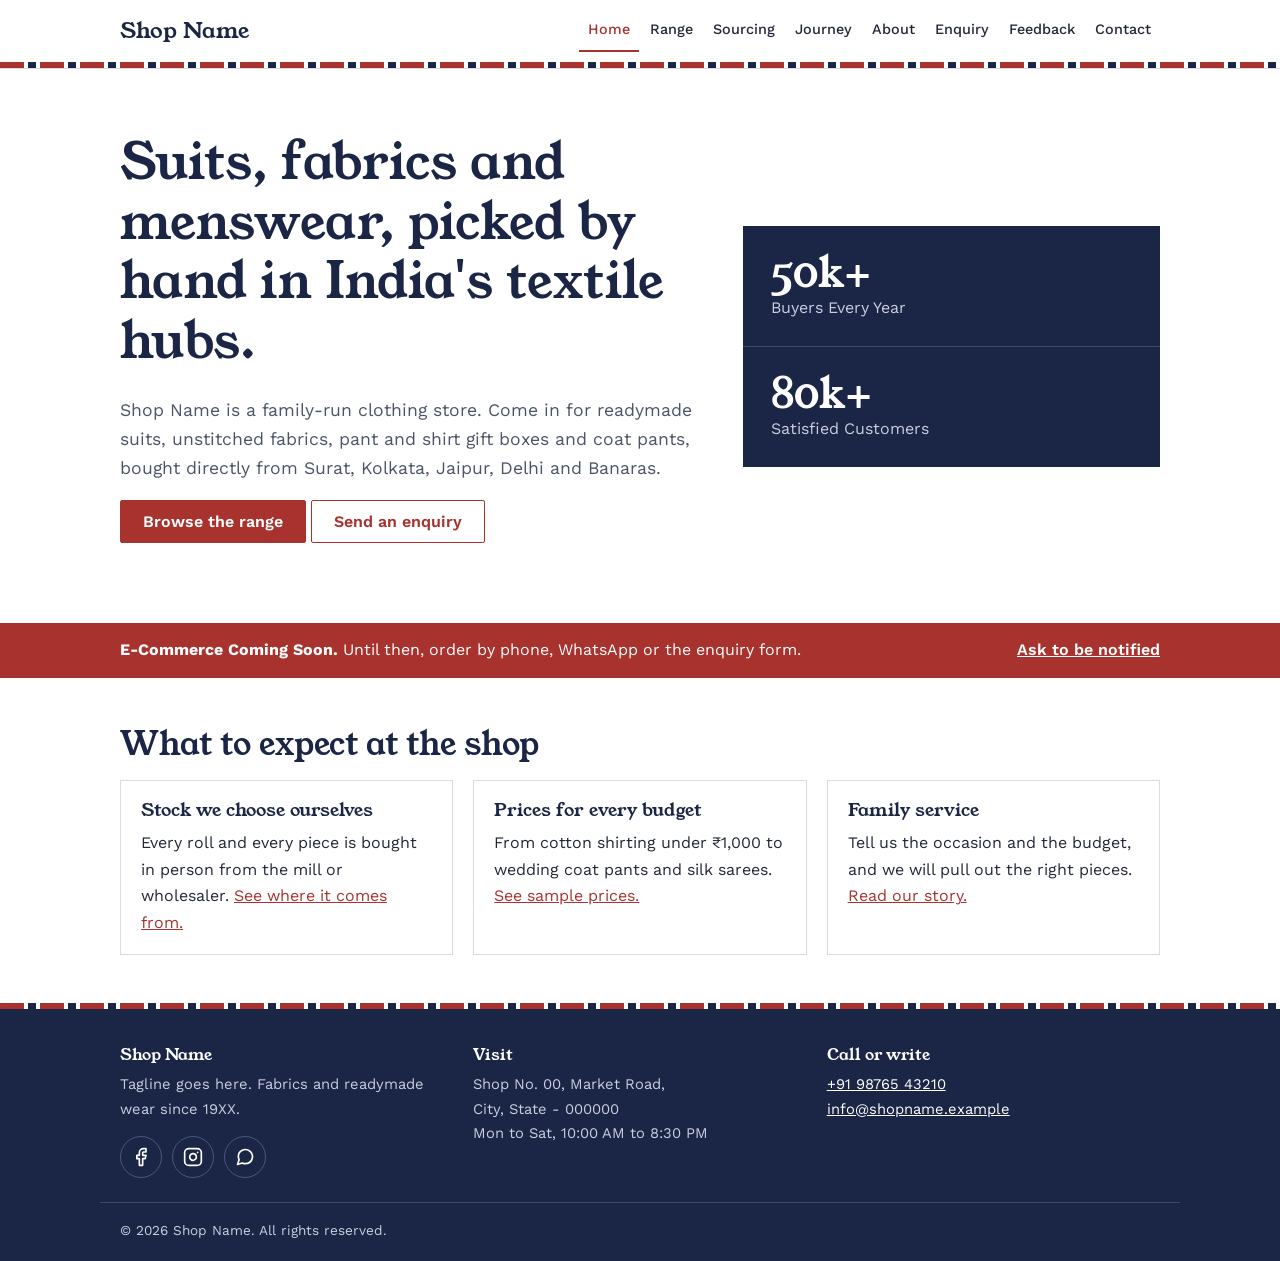
<file: index.html>
<!DOCTYPE html>
<html lang="en">
<head>
<meta charset="utf-8">
<meta name="viewport" content="width=device-width, initial-scale=1">
<title>Home | Shop Name</title>
<link rel="icon" href="data:,">
<link rel="preconnect" href="https://fonts.googleapis.com">
<link rel="preconnect" href="https://fonts.gstatic.com" crossorigin>
<link href="https://fonts.googleapis.com/css2?family=Work+Sans:wght@400;500;600&family=Young+Serif&display=swap" rel="stylesheet">
<link rel="stylesheet" href="css/styles.css">
<script src="js/script.js" defer></script>
</head>
<body>
<a class="skip" href="#main">Skip to content</a>
<header class="site-header">
 <div class="wrap bar">
  <a class="logo" href="index.html">Shop Name</a>
  <button id="nav-toggle" type="button" aria-expanded="false" aria-controls="nav">Menu</button>
  <nav id="nav" aria-label="Main">
   <ul>
    <li><a aria-current="page" href="index.html">Home</a></li>
    <li><a href="range.html">Range</a></li>
    <li><a href="sourcing.html">Sourcing</a></li>
    <li><a href="journey.html">Journey</a></li>
    <li><a href="about.html">About</a></li>
    <li><a href="enquiry.html">Enquiry</a></li>
    <li><a href="feedback.html">Feedback</a></li>
    <li><a href="contact.html">Contact</a></li>
   </ul>
  </nav>
 </div>
</header>
<main id="main">
<section class="hero">
 <div class="wrap">
  <div>
   <h1>Suits, fabrics and menswear, picked by hand in India's textile hubs.</h1>
   <p class="lead">Shop Name is a family-run clothing store. Come in for readymade suits, unstitched fabrics, pant and shirt gift boxes and coat pants, bought directly from Surat, Kolkata, Jaipur, Delhi and Banaras.</p>
   <p><a class="btn" href="range.html">Browse the range</a> <a class="btn ghost" href="enquiry.html">Send an enquiry</a></p>
  </div>
  <div class="stats">
   <div class="stat"><b>50k+</b><span>Buyers Every Year</span></div>
   <div class="stat"><b>80k+</b><span>Satisfied Customers</span></div>
  </div>
 </div>
</section>
<div class="banner"><div class="wrap"><p><strong>E-Commerce Coming Soon.</strong> Until then, order by phone, WhatsApp or the enquiry form.</p><a href="enquiry.html">Ask to be notified</a></div></div>
<section>
 <div class="wrap">
  <h2>What to expect at the shop</h2>
  <div class="cols">
   <div class="box"><h3>Stock we choose ourselves</h3><p>Every roll and every piece is bought in person from the mill or wholesaler. <a href="sourcing.html">See where it comes from.</a></p></div>
   <div class="box"><h3>Prices for every budget</h3><p>From cotton shirting under ₹1,000 to wedding coat pants and silk sarees. <a href="range.html">See sample prices.</a></p></div>
   <div class="box"><h3>Family service</h3><p>Tell us the occasion and the budget, and we will pull out the right pieces. <a href="journey.html">Read our story.</a></p></div>
  </div>
 </div>
</section>
</main>
<footer class="site-footer">
 <div class="wrap cols">
  <div><h3>Shop Name</h3><p>Tagline goes here. Fabrics and readymade wear since 19XX.</p>
<div class="social">
<a href="https://facebook.com/yourshop" target="_blank" rel="noopener" aria-label="Facebook"><svg viewBox="0 0 24 24" aria-hidden="true"><path d="M18 2h-3a5 5 0 0 0-5 5v3H7v4h3v8h4v-8h3l1-4h-4V7a1 1 0 0 1 1-1h3z"/></svg></a>
<a href="https://instagram.com/yourshop" target="_blank" rel="noopener" aria-label="Instagram"><svg viewBox="0 0 24 24" aria-hidden="true"><rect x="2" y="2" width="20" height="20" rx="5"/><path d="M16 11.4A4 4 0 1 1 12.6 8 4 4 0 0 1 16 11.4z"/><path d="M17.5 6.5h.01"/></svg></a>
<a href="https://wa.me/919876543210" target="_blank" rel="noopener" aria-label="WhatsApp"><svg viewBox="0 0 24 24" aria-hidden="true"><path d="M21 11.5a8.4 8.4 0 0 1-.9 3.8 8.5 8.5 0 0 1-7.6 4.7 8.4 8.4 0 0 1-3.8-.9L3 21l1.9-5.7a8.4 8.4 0 0 1-.9-3.8 8.5 8.5 0 0 1 4.7-7.6 8.4 8.4 0 0 1 3.8-.9h.5a8.5 8.5 0 0 1 8 8v.5z"/></svg></a>
</div>
  </div>
  <div><h3>Visit</h3><p>Shop No. 00, Market Road,<br>City, State - 000000<br>Mon to Sat, 10:00 AM to 8:30 PM</p></div>
  <div><h3>Call or write</h3><ul><li><a href="tel:+919876543210">+91 98765 43210</a></li><li><a href="mailto:info@shopname.example">info@shopname.example</a></li></ul></div>
 </div>
 <div class="wrap copy">&copy; <span id="yr">2026</span> Shop Name. All rights reserved.</div>
</footer>
</body>
</html>
</file>
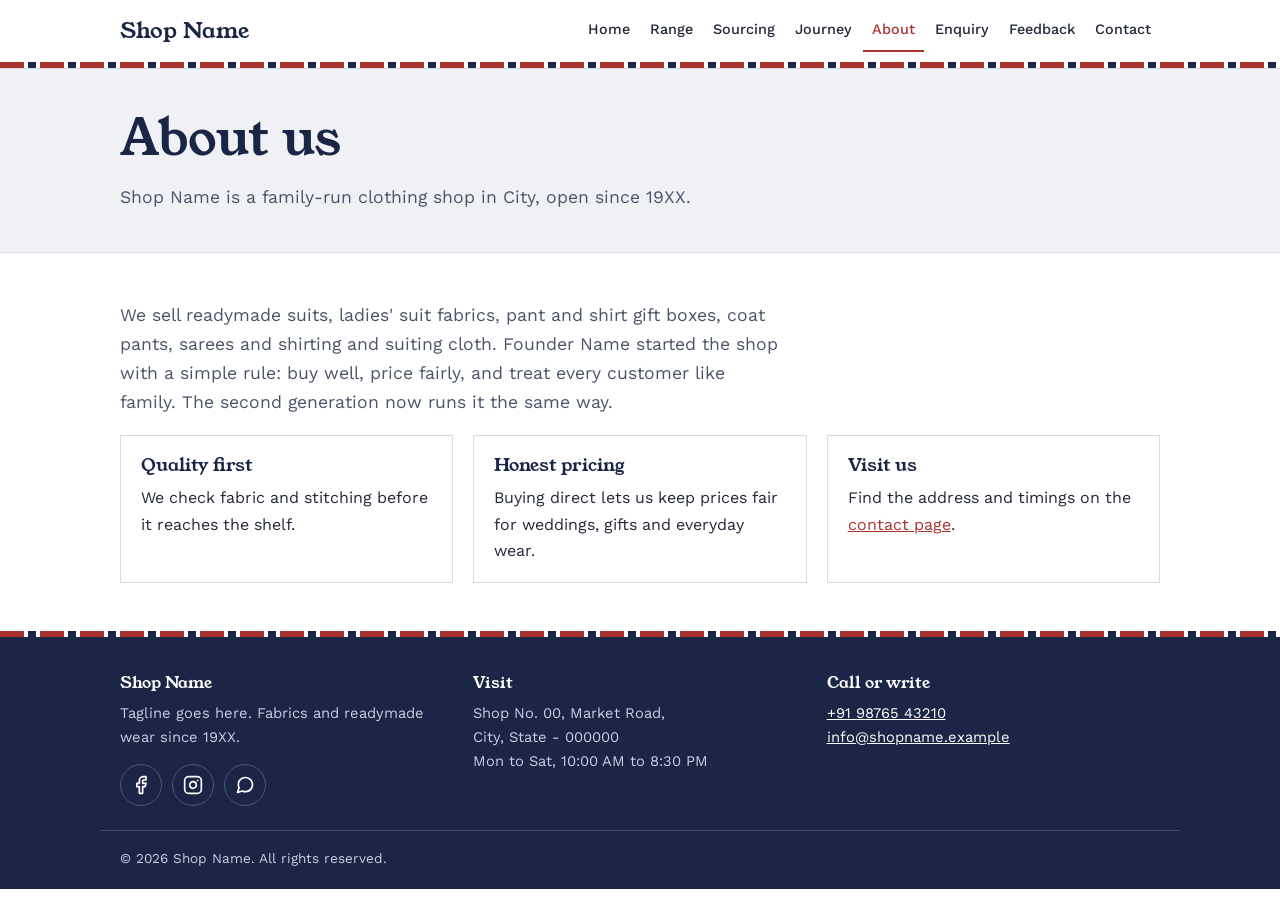
<file: about.html>
<!DOCTYPE html>
<html lang="en">
<head>
<meta charset="utf-8">
<meta name="viewport" content="width=device-width, initial-scale=1">
<title>About Us | Shop Name</title>
<link rel="icon" href="data:,">
<link rel="preconnect" href="https://fonts.googleapis.com">
<link rel="preconnect" href="https://fonts.gstatic.com" crossorigin>
<link href="https://fonts.googleapis.com/css2?family=Work+Sans:wght@400;500;600&family=Young+Serif&display=swap" rel="stylesheet">
<link rel="stylesheet" href="css/styles.css">
<script src="js/script.js" defer></script>
</head>
<body>
<a class="skip" href="#main">Skip to content</a>
<header class="site-header">
 <div class="wrap bar">
  <a class="logo" href="index.html">Shop Name</a>
  <button id="nav-toggle" type="button" aria-expanded="false" aria-controls="nav">Menu</button>
  <nav id="nav" aria-label="Main">
   <ul>
    <li><a href="index.html">Home</a></li>
    <li><a href="range.html">Range</a></li>
    <li><a href="sourcing.html">Sourcing</a></li>
    <li><a href="journey.html">Journey</a></li>
    <li><a aria-current="page" href="about.html">About</a></li>
    <li><a href="enquiry.html">Enquiry</a></li>
    <li><a href="feedback.html">Feedback</a></li>
    <li><a href="contact.html">Contact</a></li>
   </ul>
  </nav>
 </div>
</header>
<main id="main">
<div class="page-head"><div class="wrap"><h1>About us</h1><p class="lead">Shop Name is a family-run clothing shop in City, open since 19XX.</p></div></div>
<section>
 <div class="wrap">
  <p class="lead">We sell readymade suits, ladies' suit fabrics, pant and shirt gift boxes, coat pants, sarees and shirting and suiting cloth. Founder Name started the shop with a simple rule: buy well, price fairly, and treat every customer like family. The second generation now runs it the same way.</p>
  <div class="cols">
   <div class="box"><h3>Quality first</h3><p>We check fabric and stitching before it reaches the shelf.</p></div>
   <div class="box"><h3>Honest pricing</h3><p>Buying direct lets us keep prices fair for weddings, gifts and everyday wear.</p></div>
   <div class="box"><h3>Visit us</h3><p>Find the address and timings on the <a href="contact.html">contact page</a>.</p></div>
  </div>
 </div>
</section>
</main>
<footer class="site-footer">
 <div class="wrap cols">
  <div><h3>Shop Name</h3><p>Tagline goes here. Fabrics and readymade wear since 19XX.</p>
<div class="social">
<a href="https://facebook.com/yourshop" target="_blank" rel="noopener" aria-label="Facebook"><svg viewBox="0 0 24 24" aria-hidden="true"><path d="M18 2h-3a5 5 0 0 0-5 5v3H7v4h3v8h4v-8h3l1-4h-4V7a1 1 0 0 1 1-1h3z"/></svg></a>
<a href="https://instagram.com/yourshop" target="_blank" rel="noopener" aria-label="Instagram"><svg viewBox="0 0 24 24" aria-hidden="true"><rect x="2" y="2" width="20" height="20" rx="5"/><path d="M16 11.4A4 4 0 1 1 12.6 8 4 4 0 0 1 16 11.4z"/><path d="M17.5 6.5h.01"/></svg></a>
<a href="https://wa.me/919876543210" target="_blank" rel="noopener" aria-label="WhatsApp"><svg viewBox="0 0 24 24" aria-hidden="true"><path d="M21 11.5a8.4 8.4 0 0 1-.9 3.8 8.5 8.5 0 0 1-7.6 4.7 8.4 8.4 0 0 1-3.8-.9L3 21l1.9-5.7a8.4 8.4 0 0 1-.9-3.8 8.5 8.5 0 0 1 4.7-7.6 8.4 8.4 0 0 1 3.8-.9h.5a8.5 8.5 0 0 1 8 8v.5z"/></svg></a>
</div>
  </div>
  <div><h3>Visit</h3><p>Shop No. 00, Market Road,<br>City, State - 000000<br>Mon to Sat, 10:00 AM to 8:30 PM</p></div>
  <div><h3>Call or write</h3><ul><li><a href="tel:+919876543210">+91 98765 43210</a></li><li><a href="mailto:info@shopname.example">info@shopname.example</a></li></ul></div>
 </div>
 <div class="wrap copy">&copy; <span id="yr">2026</span> Shop Name. All rights reserved.</div>
</footer>
</body>
</html>
</file>
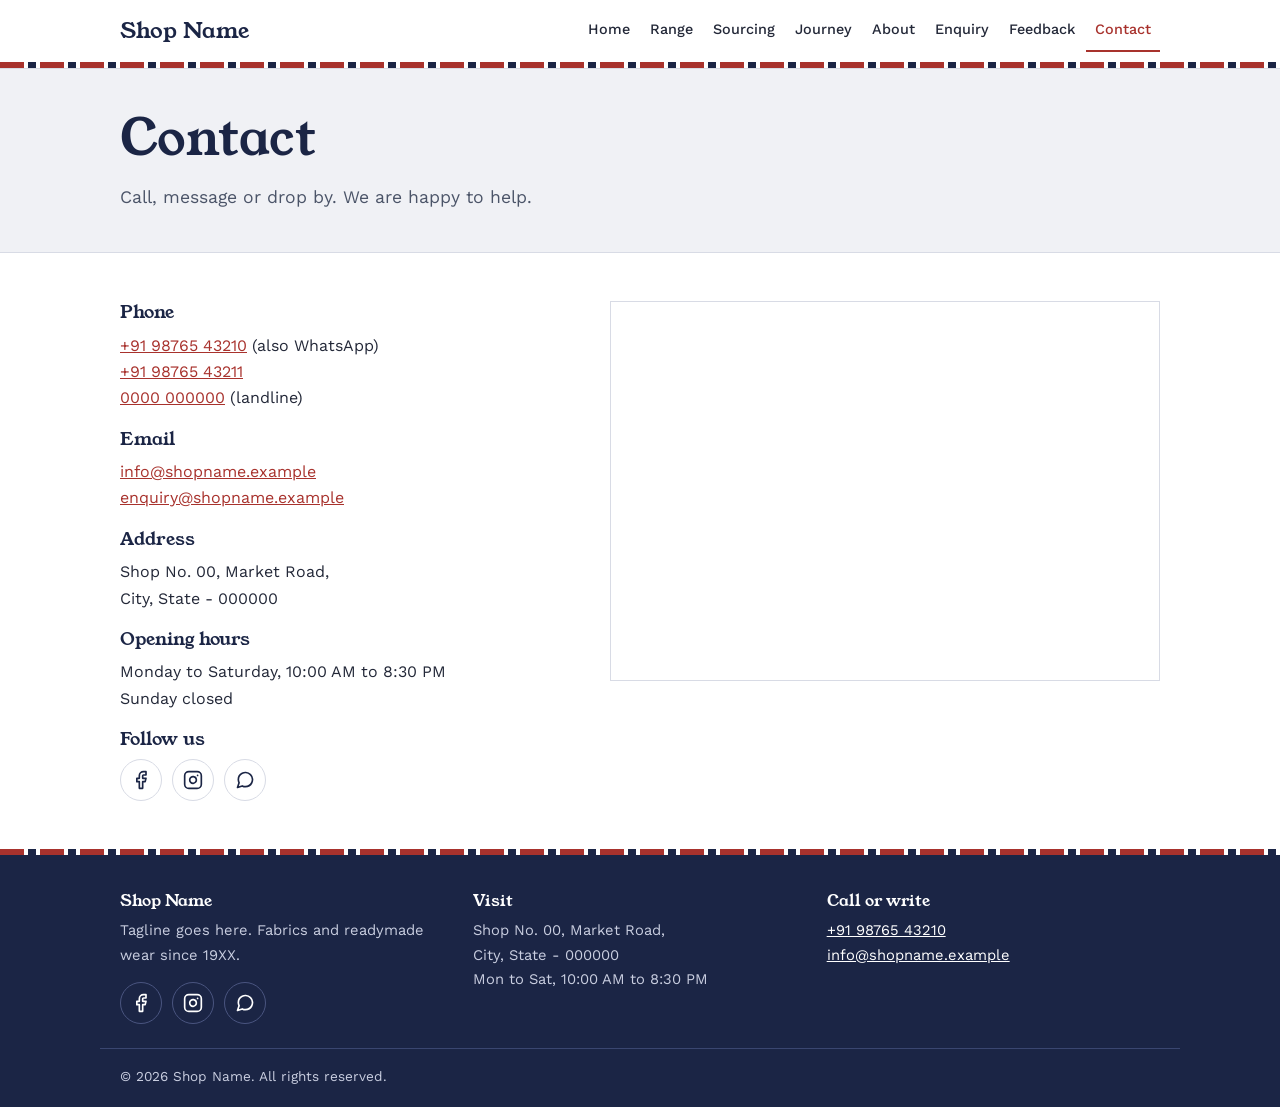
<file: contact.html>
<!DOCTYPE html>
<html lang="en">
<head>
<meta charset="utf-8">
<meta name="viewport" content="width=device-width, initial-scale=1">
<title>Contact | Shop Name</title>
<link rel="icon" href="data:,">
<link rel="preconnect" href="https://fonts.googleapis.com">
<link rel="preconnect" href="https://fonts.gstatic.com" crossorigin>
<link href="https://fonts.googleapis.com/css2?family=Work+Sans:wght@400;500;600&family=Young+Serif&display=swap" rel="stylesheet">
<link rel="stylesheet" href="css/styles.css">
<script src="js/script.js" defer></script>
</head>
<body>
<a class="skip" href="#main">Skip to content</a>
<header class="site-header">
 <div class="wrap bar">
  <a class="logo" href="index.html">Shop Name</a>
  <button id="nav-toggle" type="button" aria-expanded="false" aria-controls="nav">Menu</button>
  <nav id="nav" aria-label="Main">
   <ul>
    <li><a href="index.html">Home</a></li>
    <li><a href="range.html">Range</a></li>
    <li><a href="sourcing.html">Sourcing</a></li>
    <li><a href="journey.html">Journey</a></li>
    <li><a href="about.html">About</a></li>
    <li><a href="enquiry.html">Enquiry</a></li>
    <li><a href="feedback.html">Feedback</a></li>
    <li><a aria-current="page" href="contact.html">Contact</a></li>
   </ul>
  </nav>
 </div>
</header>
<main id="main">
<div class="page-head"><div class="wrap"><h1>Contact</h1><p class="lead">Call, message or drop by. We are happy to help.</p></div></div>
<section>
 <div class="wrap contact">
  <div>
   <h3>Phone</h3>
   <ul><li><a href="tel:+919876543210">+91 98765 43210</a> (also WhatsApp)</li><li><a href="tel:+919876543211">+91 98765 43211</a></li><li><a href="tel:+910000000000">0000 000000</a> (landline)</li></ul>
   <h3>Email</h3>
   <ul><li><a href="mailto:info@shopname.example">info@shopname.example</a></li><li><a href="mailto:enquiry@shopname.example">enquiry@shopname.example</a></li></ul>
   <h3>Address</h3>
   <address>Shop No. 00, Market Road,<br>City, State - 000000</address>
   <h3>Opening hours</h3>
   <p>Monday to Saturday, 10:00 AM to 8:30 PM<br>Sunday closed</p>
   <h3>Follow us</h3>
<div class="social">
<a href="https://facebook.com/yourshop" target="_blank" rel="noopener" aria-label="Facebook"><svg viewBox="0 0 24 24" aria-hidden="true"><path d="M18 2h-3a5 5 0 0 0-5 5v3H7v4h3v8h4v-8h3l1-4h-4V7a1 1 0 0 1 1-1h3z"/></svg></a>
<a href="https://instagram.com/yourshop" target="_blank" rel="noopener" aria-label="Instagram"><svg viewBox="0 0 24 24" aria-hidden="true"><rect x="2" y="2" width="20" height="20" rx="5"/><path d="M16 11.4A4 4 0 1 1 12.6 8 4 4 0 0 1 16 11.4z"/><path d="M17.5 6.5h.01"/></svg></a>
<a href="https://wa.me/919876543210" target="_blank" rel="noopener" aria-label="WhatsApp"><svg viewBox="0 0 24 24" aria-hidden="true"><path d="M21 11.5a8.4 8.4 0 0 1-.9 3.8 8.5 8.5 0 0 1-7.6 4.7 8.4 8.4 0 0 1-3.8-.9L3 21l1.9-5.7a8.4 8.4 0 0 1-.9-3.8 8.5 8.5 0 0 1 4.7-7.6 8.4 8.4 0 0 1 3.8-.9h.5a8.5 8.5 0 0 1 8 8v.5z"/></svg></a>
</div>
  </div>
  <div>
   <!-- TODO: change the q= part to your real address, or paste the embed src from Google Maps -->
   <iframe class="map" title="Shop location on Google Maps" src="https://www.google.com/maps?q=Market+Road,+City&amp;output=embed" loading="lazy" referrerpolicy="no-referrer-when-downgrade" allowfullscreen></iframe>
  </div>
 </div>
</section>
</main>
<footer class="site-footer">
 <div class="wrap cols">
  <div><h3>Shop Name</h3><p>Tagline goes here. Fabrics and readymade wear since 19XX.</p>
<div class="social">
<a href="https://facebook.com/yourshop" target="_blank" rel="noopener" aria-label="Facebook"><svg viewBox="0 0 24 24" aria-hidden="true"><path d="M18 2h-3a5 5 0 0 0-5 5v3H7v4h3v8h4v-8h3l1-4h-4V7a1 1 0 0 1 1-1h3z"/></svg></a>
<a href="https://instagram.com/yourshop" target="_blank" rel="noopener" aria-label="Instagram"><svg viewBox="0 0 24 24" aria-hidden="true"><rect x="2" y="2" width="20" height="20" rx="5"/><path d="M16 11.4A4 4 0 1 1 12.6 8 4 4 0 0 1 16 11.4z"/><path d="M17.5 6.5h.01"/></svg></a>
<a href="https://wa.me/919876543210" target="_blank" rel="noopener" aria-label="WhatsApp"><svg viewBox="0 0 24 24" aria-hidden="true"><path d="M21 11.5a8.4 8.4 0 0 1-.9 3.8 8.5 8.5 0 0 1-7.6 4.7 8.4 8.4 0 0 1-3.8-.9L3 21l1.9-5.7a8.4 8.4 0 0 1-.9-3.8 8.5 8.5 0 0 1 4.7-7.6 8.4 8.4 0 0 1 3.8-.9h.5a8.5 8.5 0 0 1 8 8v.5z"/></svg></a>
</div>
  </div>
  <div><h3>Visit</h3><p>Shop No. 00, Market Road,<br>City, State - 000000<br>Mon to Sat, 10:00 AM to 8:30 PM</p></div>
  <div><h3>Call or write</h3><ul><li><a href="tel:+919876543210">+91 98765 43210</a></li><li><a href="mailto:info@shopname.example">info@shopname.example</a></li></ul></div>
 </div>
 <div class="wrap copy">&copy; <span id="yr">2026</span> Shop Name. All rights reserved.</div>
</footer>
</body>
</html>
</file>
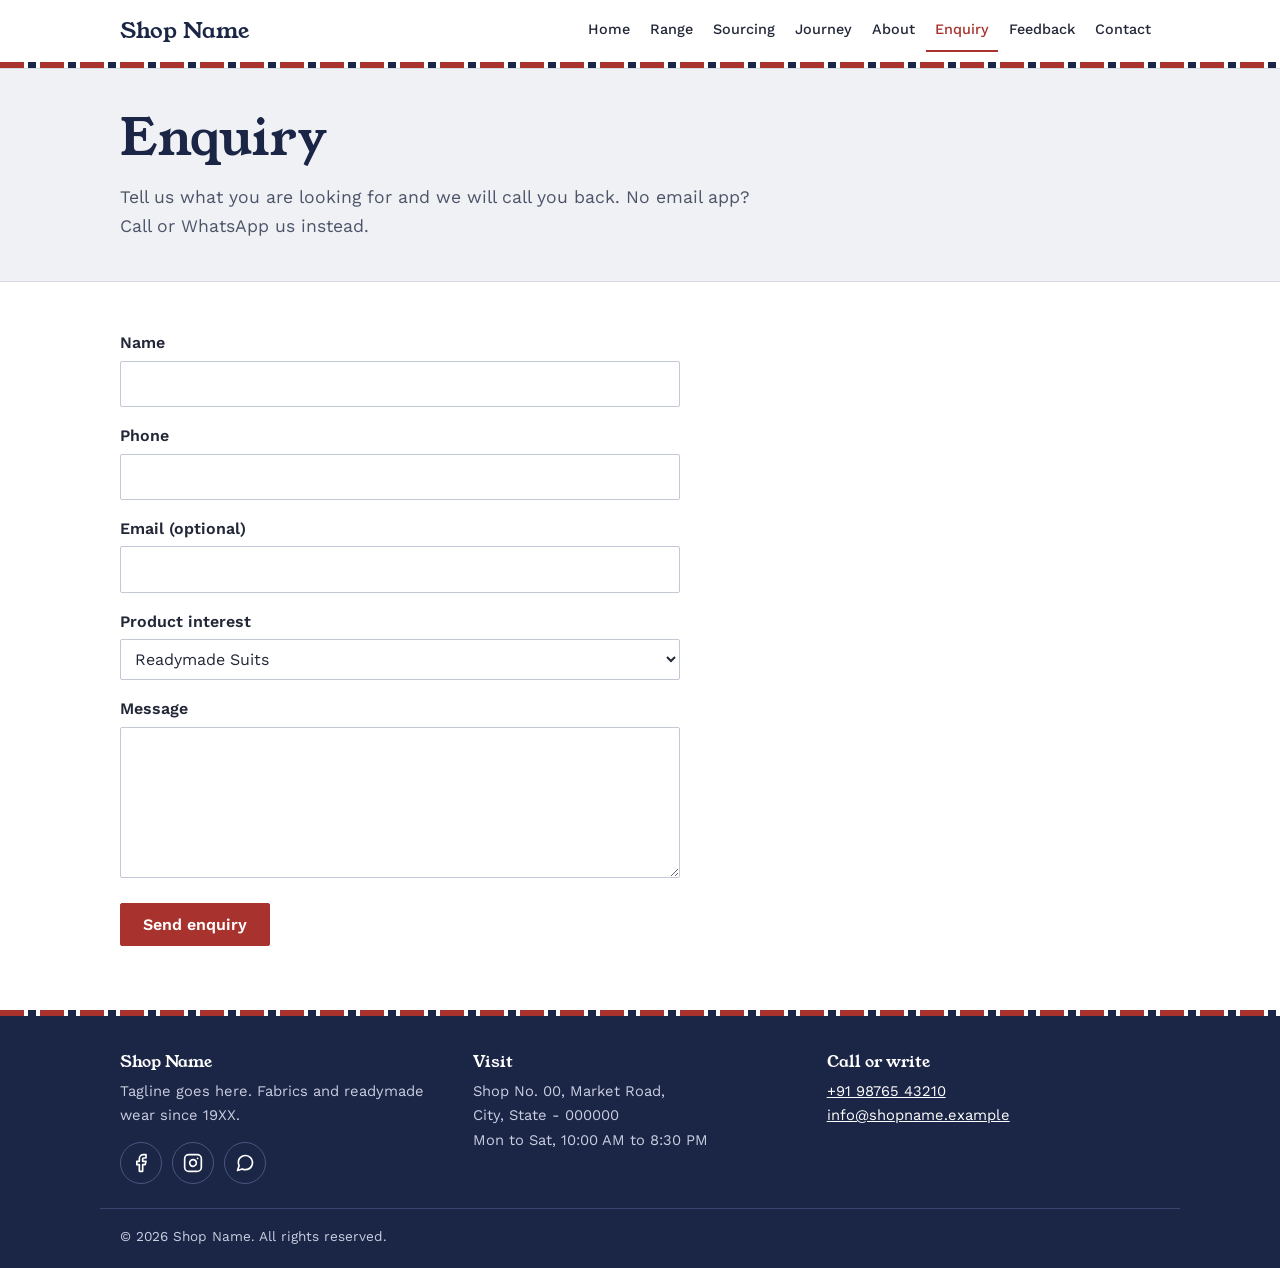
<file: enquiry.html>
<!DOCTYPE html>
<html lang="en">
<head>
<meta charset="utf-8">
<meta name="viewport" content="width=device-width, initial-scale=1">
<title>Enquiry | Shop Name</title>
<link rel="icon" href="data:,">
<link rel="preconnect" href="https://fonts.googleapis.com">
<link rel="preconnect" href="https://fonts.gstatic.com" crossorigin>
<link href="https://fonts.googleapis.com/css2?family=Work+Sans:wght@400;500;600&family=Young+Serif&display=swap" rel="stylesheet">
<link rel="stylesheet" href="css/styles.css">
<script src="js/script.js" defer></script>
</head>
<body>
<a class="skip" href="#main">Skip to content</a>
<header class="site-header">
 <div class="wrap bar">
  <a class="logo" href="index.html">Shop Name</a>
  <button id="nav-toggle" type="button" aria-expanded="false" aria-controls="nav">Menu</button>
  <nav id="nav" aria-label="Main">
   <ul>
    <li><a href="index.html">Home</a></li>
    <li><a href="range.html">Range</a></li>
    <li><a href="sourcing.html">Sourcing</a></li>
    <li><a href="journey.html">Journey</a></li>
    <li><a href="about.html">About</a></li>
    <li><a aria-current="page" href="enquiry.html">Enquiry</a></li>
    <li><a href="feedback.html">Feedback</a></li>
    <li><a href="contact.html">Contact</a></li>
   </ul>
  </nav>
 </div>
</header>
<main id="main">
<div class="page-head"><div class="wrap"><h1>Enquiry</h1><p class="lead">Tell us what you are looking for and we will call you back. No email app? Call or WhatsApp us instead.</p></div></div>
<section>
 <div class="wrap">
  <form id="enquiry-form">
   <div class="f"><label for="name">Name</label><input id="name" name="name" required autocomplete="name"></div>
   <div class="f"><label for="phone">Phone</label><input id="phone" name="phone" type="tel" required pattern="[0-9+\s\-]{8,16}" title="Use digits, spaces, + and - only" autocomplete="tel"></div>
   <div class="f"><label for="email">Email (optional)</label><input id="email" name="email" type="email" autocomplete="email"></div>
   <div class="f"><label for="product">Product interest</label>
    <select id="product" name="product">
     <option>Readymade Suits</option><option>Ladies' Suit Fabrics</option><option>Gift Boxes (Pant &amp; Shirt)</option><option>Coat Pants</option><option>Sarees</option><option>Shirting &amp; Suiting</option><option>Other</option>
    </select></div>
   <div class="f"><label for="message">Message</label><textarea id="message" name="message" rows="5" required></textarea></div>
   <button class="btn" type="submit">Send enquiry</button>
   <p id="form-msg" role="status"></p>
  </form>
 </div>
</section>
</main>
<footer class="site-footer">
 <div class="wrap cols">
  <div><h3>Shop Name</h3><p>Tagline goes here. Fabrics and readymade wear since 19XX.</p>
<div class="social">
<a href="https://facebook.com/yourshop" target="_blank" rel="noopener" aria-label="Facebook"><svg viewBox="0 0 24 24" aria-hidden="true"><path d="M18 2h-3a5 5 0 0 0-5 5v3H7v4h3v8h4v-8h3l1-4h-4V7a1 1 0 0 1 1-1h3z"/></svg></a>
<a href="https://instagram.com/yourshop" target="_blank" rel="noopener" aria-label="Instagram"><svg viewBox="0 0 24 24" aria-hidden="true"><rect x="2" y="2" width="20" height="20" rx="5"/><path d="M16 11.4A4 4 0 1 1 12.6 8 4 4 0 0 1 16 11.4z"/><path d="M17.5 6.5h.01"/></svg></a>
<a href="https://wa.me/919876543210" target="_blank" rel="noopener" aria-label="WhatsApp"><svg viewBox="0 0 24 24" aria-hidden="true"><path d="M21 11.5a8.4 8.4 0 0 1-.9 3.8 8.5 8.5 0 0 1-7.6 4.7 8.4 8.4 0 0 1-3.8-.9L3 21l1.9-5.7a8.4 8.4 0 0 1-.9-3.8 8.5 8.5 0 0 1 4.7-7.6 8.4 8.4 0 0 1 3.8-.9h.5a8.5 8.5 0 0 1 8 8v.5z"/></svg></a>
</div>
  </div>
  <div><h3>Visit</h3><p>Shop No. 00, Market Road,<br>City, State - 000000<br>Mon to Sat, 10:00 AM to 8:30 PM</p></div>
  <div><h3>Call or write</h3><ul><li><a href="tel:+919876543210">+91 98765 43210</a></li><li><a href="mailto:info@shopname.example">info@shopname.example</a></li></ul></div>
 </div>
 <div class="wrap copy">&copy; <span id="yr">2026</span> Shop Name. All rights reserved.</div>
</footer>
</body>
</html>
</file>
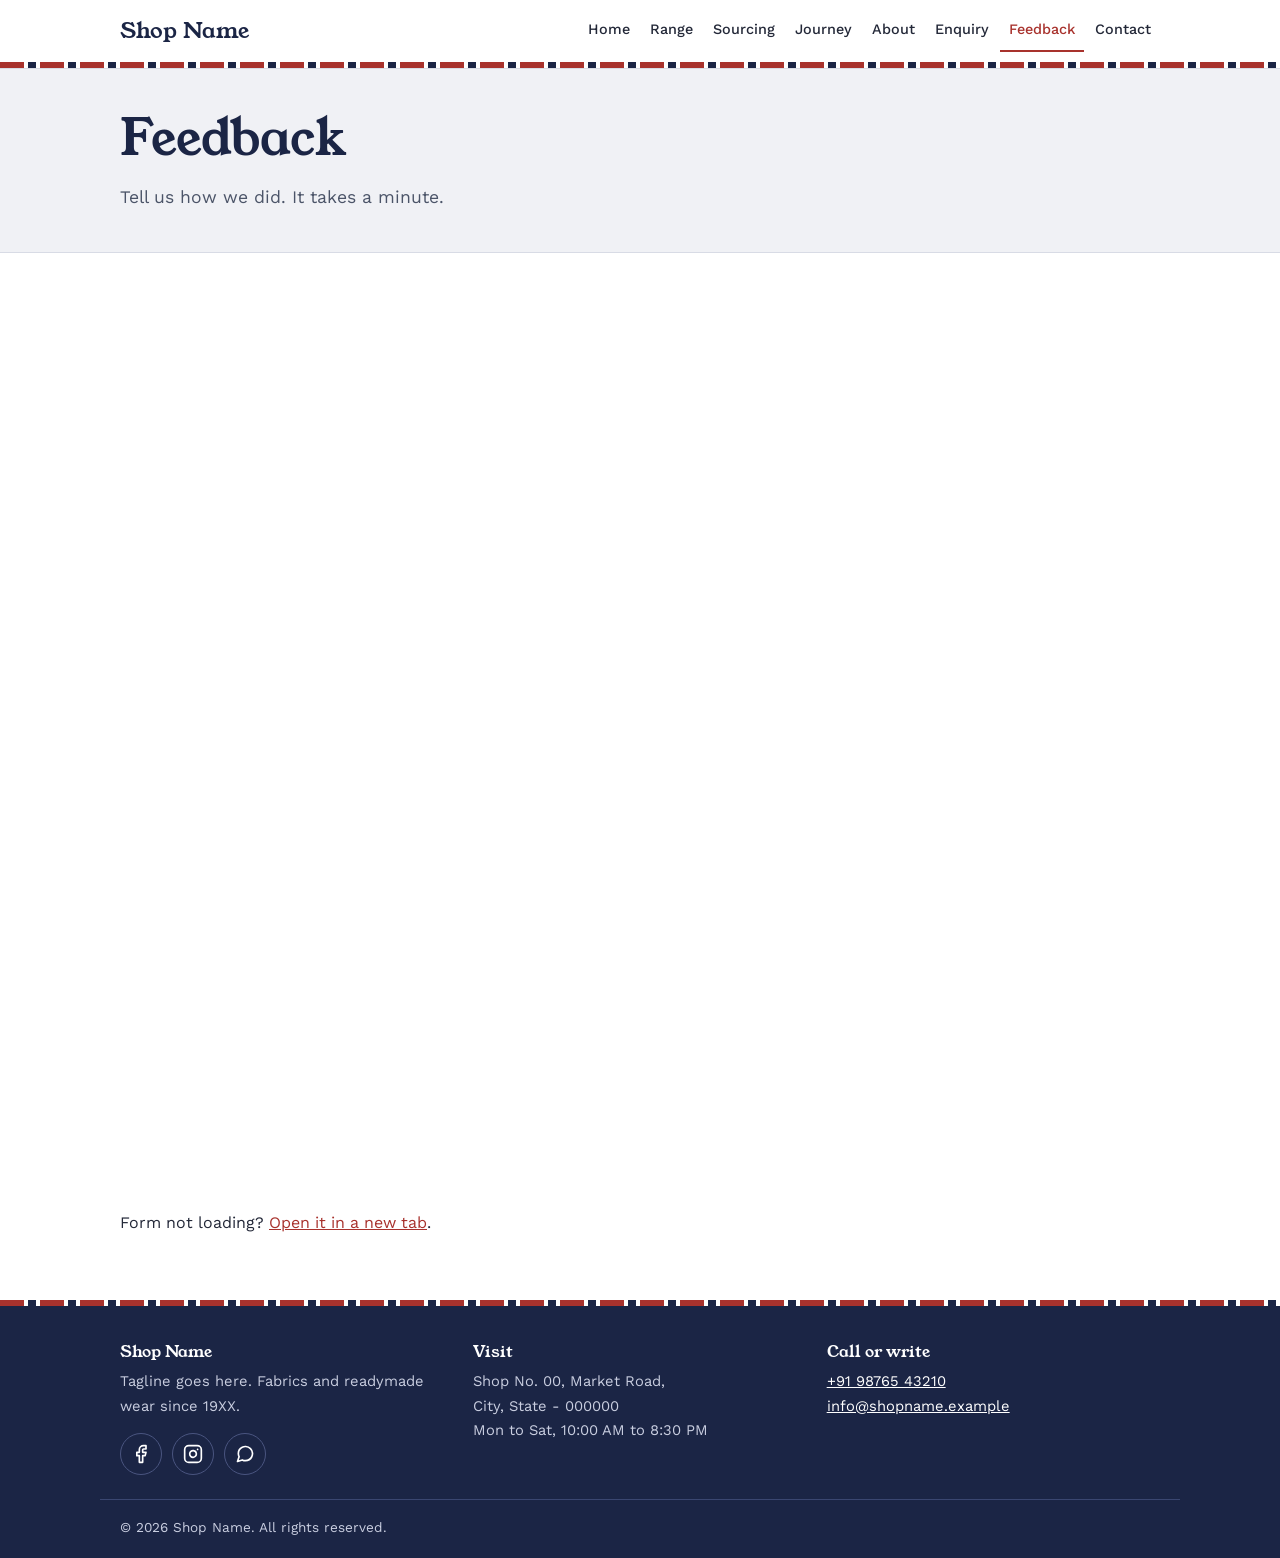
<file: feedback.html>
<!DOCTYPE html>
<html lang="en">
<head>
<meta charset="utf-8">
<meta name="viewport" content="width=device-width, initial-scale=1">
<title>Feedback | Shop Name</title>
<link rel="icon" href="data:,">
<link rel="preconnect" href="https://fonts.googleapis.com">
<link rel="preconnect" href="https://fonts.gstatic.com" crossorigin>
<link href="https://fonts.googleapis.com/css2?family=Work+Sans:wght@400;500;600&family=Young+Serif&display=swap" rel="stylesheet">
<link rel="stylesheet" href="css/styles.css">
<script src="js/script.js" defer></script>
</head>
<body>
<a class="skip" href="#main">Skip to content</a>
<header class="site-header">
 <div class="wrap bar">
  <a class="logo" href="index.html">Shop Name</a>
  <button id="nav-toggle" type="button" aria-expanded="false" aria-controls="nav">Menu</button>
  <nav id="nav" aria-label="Main">
   <ul>
    <li><a href="index.html">Home</a></li>
    <li><a href="range.html">Range</a></li>
    <li><a href="sourcing.html">Sourcing</a></li>
    <li><a href="journey.html">Journey</a></li>
    <li><a href="about.html">About</a></li>
    <li><a href="enquiry.html">Enquiry</a></li>
    <li><a aria-current="page" href="feedback.html">Feedback</a></li>
    <li><a href="contact.html">Contact</a></li>
   </ul>
  </nav>
 </div>
</header>
<main id="main">
<div class="page-head"><div class="wrap"><h1>Feedback</h1><p class="lead">Tell us how we did. It takes a minute.</p></div></div>
<section class="feedback">
 <div class="wrap">
  <!-- TODO: replace YOUR_FORM_ID with the src from Google Forms (Send, then the embed tab) -->
  <iframe src="https://docs.google.com/forms/d/e/YOUR_FORM_ID/viewform?embedded=true" title="Feedback form" loading="lazy">Loading form...</iframe>
  <p>Form not loading? <a href="https://forms.gle/YOUR_FORM_LINK" target="_blank" rel="noopener">Open it in a new tab</a>.</p>
 </div>
</section>
</main>
<footer class="site-footer">
 <div class="wrap cols">
  <div><h3>Shop Name</h3><p>Tagline goes here. Fabrics and readymade wear since 19XX.</p>
<div class="social">
<a href="https://facebook.com/yourshop" target="_blank" rel="noopener" aria-label="Facebook"><svg viewBox="0 0 24 24" aria-hidden="true"><path d="M18 2h-3a5 5 0 0 0-5 5v3H7v4h3v8h4v-8h3l1-4h-4V7a1 1 0 0 1 1-1h3z"/></svg></a>
<a href="https://instagram.com/yourshop" target="_blank" rel="noopener" aria-label="Instagram"><svg viewBox="0 0 24 24" aria-hidden="true"><rect x="2" y="2" width="20" height="20" rx="5"/><path d="M16 11.4A4 4 0 1 1 12.6 8 4 4 0 0 1 16 11.4z"/><path d="M17.5 6.5h.01"/></svg></a>
<a href="https://wa.me/919876543210" target="_blank" rel="noopener" aria-label="WhatsApp"><svg viewBox="0 0 24 24" aria-hidden="true"><path d="M21 11.5a8.4 8.4 0 0 1-.9 3.8 8.5 8.5 0 0 1-7.6 4.7 8.4 8.4 0 0 1-3.8-.9L3 21l1.9-5.7a8.4 8.4 0 0 1-.9-3.8 8.5 8.5 0 0 1 4.7-7.6 8.4 8.4 0 0 1 3.8-.9h.5a8.5 8.5 0 0 1 8 8v.5z"/></svg></a>
</div>
  </div>
  <div><h3>Visit</h3><p>Shop No. 00, Market Road,<br>City, State - 000000<br>Mon to Sat, 10:00 AM to 8:30 PM</p></div>
  <div><h3>Call or write</h3><ul><li><a href="tel:+919876543210">+91 98765 43210</a></li><li><a href="mailto:info@shopname.example">info@shopname.example</a></li></ul></div>
 </div>
 <div class="wrap copy">&copy; <span id="yr">2026</span> Shop Name. All rights reserved.</div>
</footer>
</body>
</html>
</file>
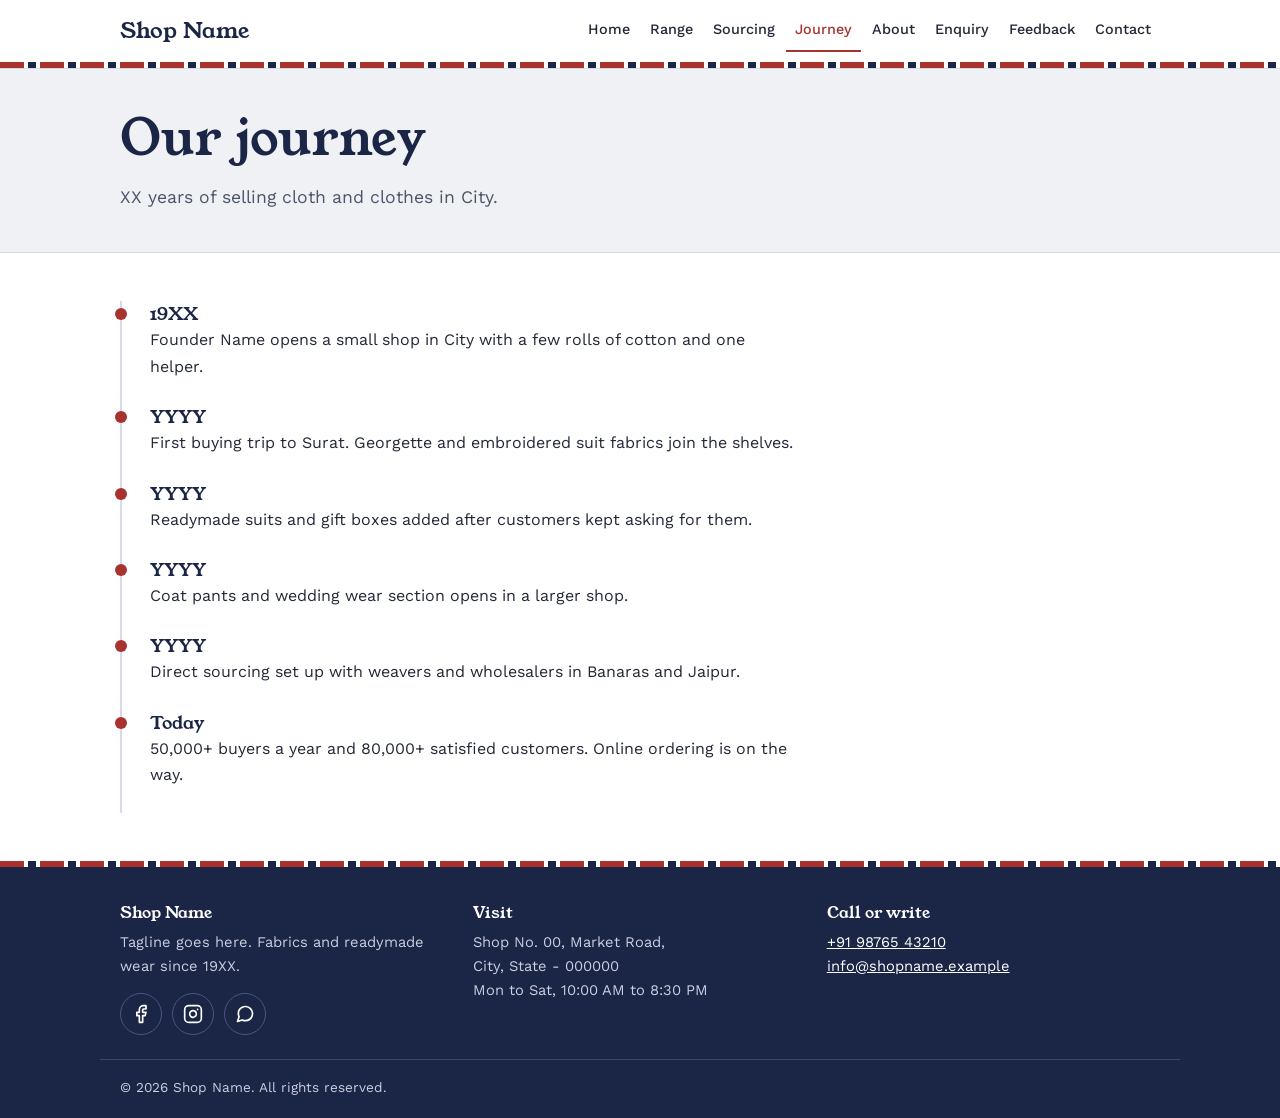
<file: journey.html>
<!DOCTYPE html>
<html lang="en">
<head>
<meta charset="utf-8">
<meta name="viewport" content="width=device-width, initial-scale=1">
<title>Our Journey | Shop Name</title>
<link rel="icon" href="data:,">
<link rel="preconnect" href="https://fonts.googleapis.com">
<link rel="preconnect" href="https://fonts.gstatic.com" crossorigin>
<link href="https://fonts.googleapis.com/css2?family=Work+Sans:wght@400;500;600&family=Young+Serif&display=swap" rel="stylesheet">
<link rel="stylesheet" href="css/styles.css">
<script src="js/script.js" defer></script>
</head>
<body>
<a class="skip" href="#main">Skip to content</a>
<header class="site-header">
 <div class="wrap bar">
  <a class="logo" href="index.html">Shop Name</a>
  <button id="nav-toggle" type="button" aria-expanded="false" aria-controls="nav">Menu</button>
  <nav id="nav" aria-label="Main">
   <ul>
    <li><a href="index.html">Home</a></li>
    <li><a href="range.html">Range</a></li>
    <li><a href="sourcing.html">Sourcing</a></li>
    <li><a aria-current="page" href="journey.html">Journey</a></li>
    <li><a href="about.html">About</a></li>
    <li><a href="enquiry.html">Enquiry</a></li>
    <li><a href="feedback.html">Feedback</a></li>
    <li><a href="contact.html">Contact</a></li>
   </ul>
  </nav>
 </div>
</header>
<main id="main">
<div class="page-head"><div class="wrap"><h1>Our journey</h1><p class="lead">XX years of selling cloth and clothes in City.</p></div></div>
<section>
 <div class="wrap">
  <ol class="tl">
   <li><b>19XX</b>Founder Name opens a small shop in City with a few rolls of cotton and one helper.</li>
   <li><b>YYYY</b>First buying trip to Surat. Georgette and embroidered suit fabrics join the shelves.</li>
   <li><b>YYYY</b>Readymade suits and gift boxes added after customers kept asking for them.</li>
   <li><b>YYYY</b>Coat pants and wedding wear section opens in a larger shop.</li>
   <li><b>YYYY</b>Direct sourcing set up with weavers and wholesalers in Banaras and Jaipur.</li>
   <li><b>Today</b>50,000+ buyers a year and 80,000+ satisfied customers. Online ordering is on the way.</li>
  </ol>
 </div>
</section>
</main>
<footer class="site-footer">
 <div class="wrap cols">
  <div><h3>Shop Name</h3><p>Tagline goes here. Fabrics and readymade wear since 19XX.</p>
<div class="social">
<a href="https://facebook.com/yourshop" target="_blank" rel="noopener" aria-label="Facebook"><svg viewBox="0 0 24 24" aria-hidden="true"><path d="M18 2h-3a5 5 0 0 0-5 5v3H7v4h3v8h4v-8h3l1-4h-4V7a1 1 0 0 1 1-1h3z"/></svg></a>
<a href="https://instagram.com/yourshop" target="_blank" rel="noopener" aria-label="Instagram"><svg viewBox="0 0 24 24" aria-hidden="true"><rect x="2" y="2" width="20" height="20" rx="5"/><path d="M16 11.4A4 4 0 1 1 12.6 8 4 4 0 0 1 16 11.4z"/><path d="M17.5 6.5h.01"/></svg></a>
<a href="https://wa.me/919876543210" target="_blank" rel="noopener" aria-label="WhatsApp"><svg viewBox="0 0 24 24" aria-hidden="true"><path d="M21 11.5a8.4 8.4 0 0 1-.9 3.8 8.5 8.5 0 0 1-7.6 4.7 8.4 8.4 0 0 1-3.8-.9L3 21l1.9-5.7a8.4 8.4 0 0 1-.9-3.8 8.5 8.5 0 0 1 4.7-7.6 8.4 8.4 0 0 1 3.8-.9h.5a8.5 8.5 0 0 1 8 8v.5z"/></svg></a>
</div>
  </div>
  <div><h3>Visit</h3><p>Shop No. 00, Market Road,<br>City, State - 000000<br>Mon to Sat, 10:00 AM to 8:30 PM</p></div>
  <div><h3>Call or write</h3><ul><li><a href="tel:+919876543210">+91 98765 43210</a></li><li><a href="mailto:info@shopname.example">info@shopname.example</a></li></ul></div>
 </div>
 <div class="wrap copy">&copy; <span id="yr">2026</span> Shop Name. All rights reserved.</div>
</footer>
</body>
</html>
</file>
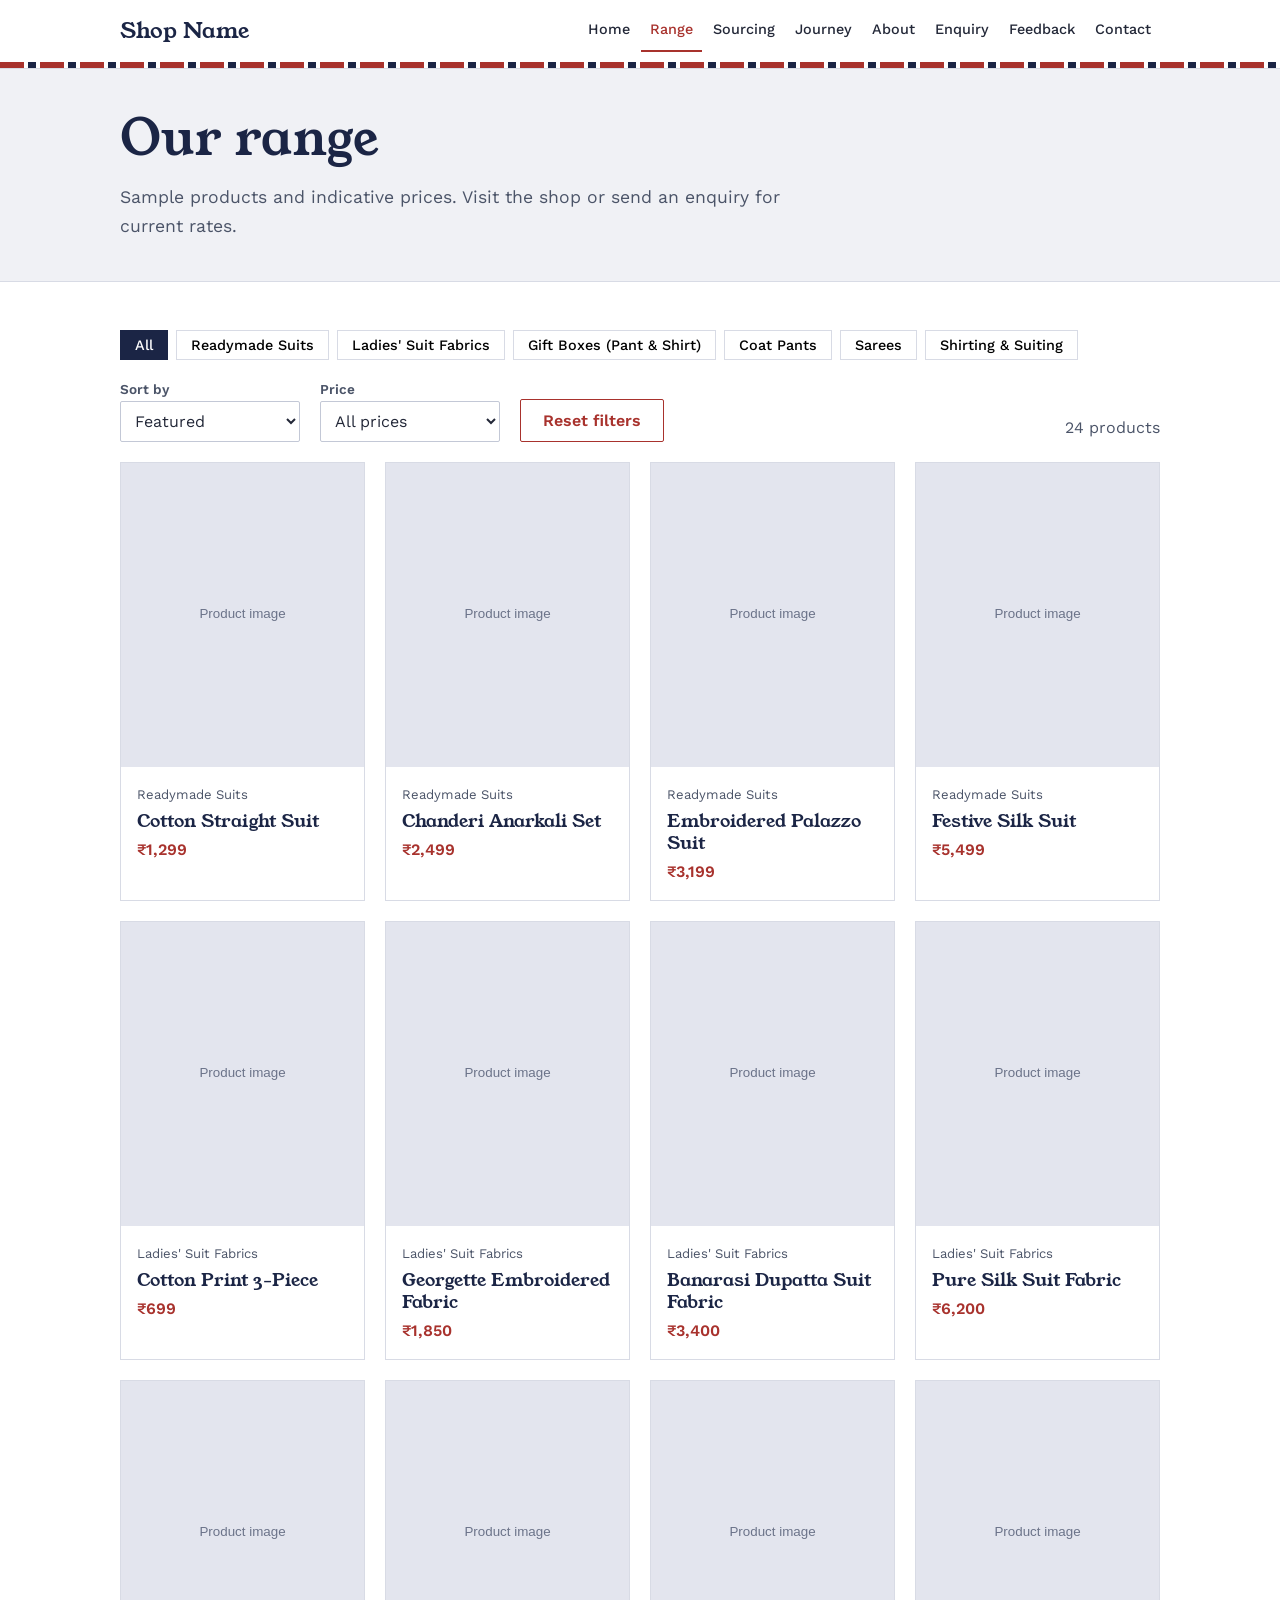
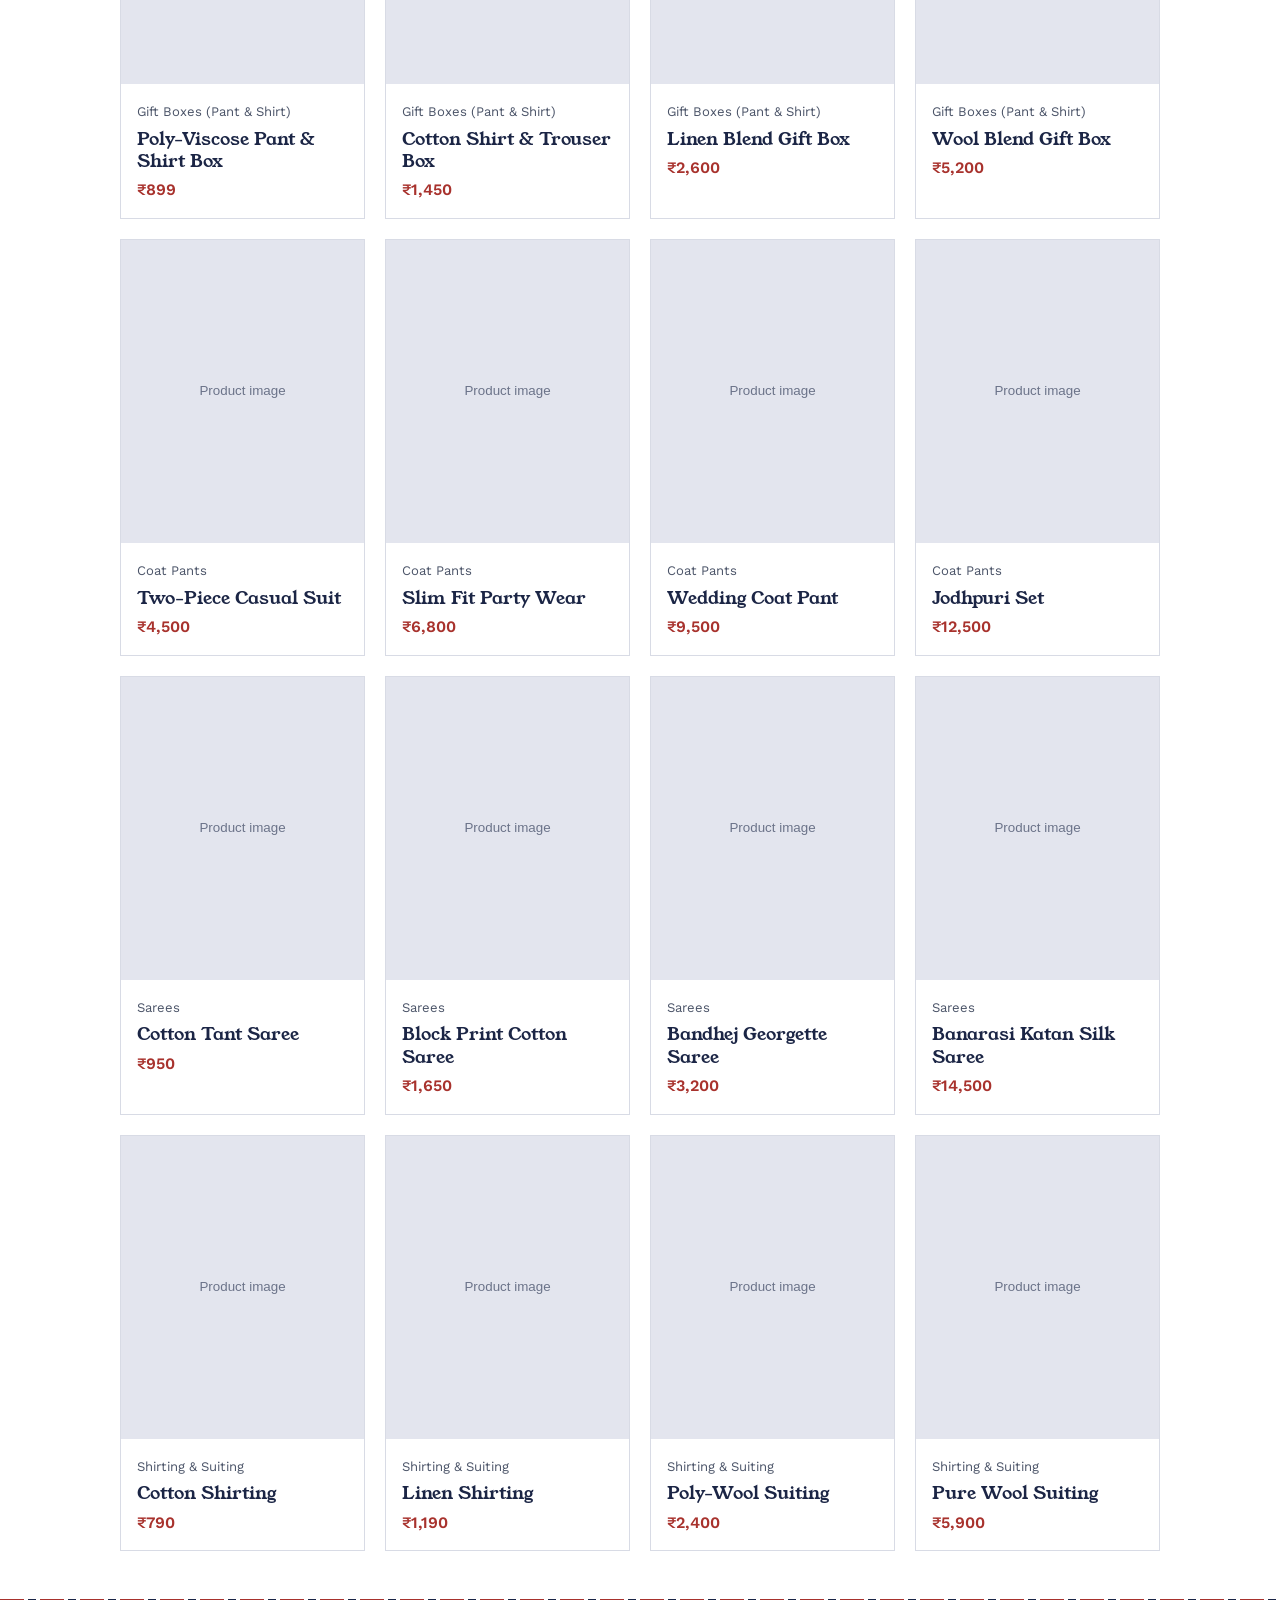
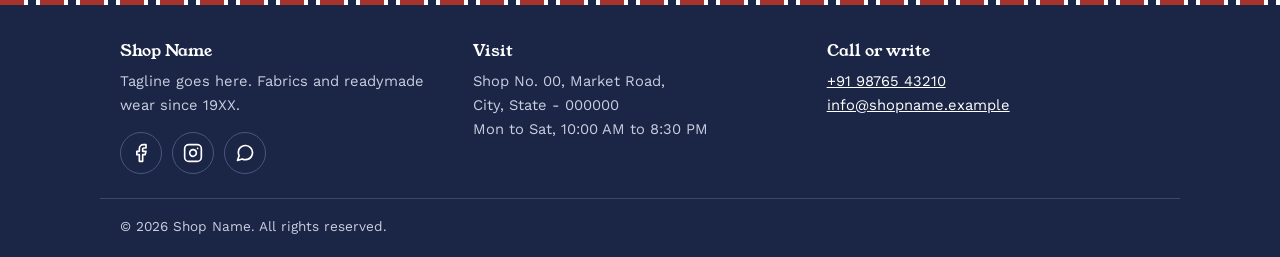
<file: range.html>
<!DOCTYPE html>
<html lang="en">
<head>
<meta charset="utf-8">
<meta name="viewport" content="width=device-width, initial-scale=1">
<title>Range | Shop Name</title>
<link rel="icon" href="data:,">
<link rel="preconnect" href="https://fonts.googleapis.com">
<link rel="preconnect" href="https://fonts.gstatic.com" crossorigin>
<link href="https://fonts.googleapis.com/css2?family=Work+Sans:wght@400;500;600&family=Young+Serif&display=swap" rel="stylesheet">
<link rel="stylesheet" href="css/styles.css">
<script src="js/script.js" defer></script>
</head>
<body>
<a class="skip" href="#main">Skip to content</a>
<header class="site-header">
 <div class="wrap bar">
  <a class="logo" href="index.html">Shop Name</a>
  <button id="nav-toggle" type="button" aria-expanded="false" aria-controls="nav">Menu</button>
  <nav id="nav" aria-label="Main">
   <ul>
    <li><a href="index.html">Home</a></li>
    <li><a aria-current="page" href="range.html">Range</a></li>
    <li><a href="sourcing.html">Sourcing</a></li>
    <li><a href="journey.html">Journey</a></li>
    <li><a href="about.html">About</a></li>
    <li><a href="enquiry.html">Enquiry</a></li>
    <li><a href="feedback.html">Feedback</a></li>
    <li><a href="contact.html">Contact</a></li>
   </ul>
  </nav>
 </div>
</header>
<main id="main">
<div class="page-head"><div class="wrap"><h1>Our range</h1><p class="lead">Sample products and indicative prices. Visit the shop or send an enquiry for current rates.</p></div></div>
<section>
 <div class="wrap">
  <div class="chips" id="chips" role="group" aria-label="Categories"></div>
  <div class="tools">
   <div><label for="sort">Sort by</label>
    <select id="sort"><option value="default">Featured</option><option value="asc">Price: low to high</option><option value="desc">Price: high to low</option></select></div>
   <div><label for="range">Price</label>
    <select id="range"><option value="all">All prices</option><option value="0-999">Under ₹1,000</option><option value="1000-5000">₹1,000 to ₹5,000</option><option value="5001-99999999">Above ₹5,000</option></select></div>
   <button class="btn ghost" id="reset" type="button">Reset filters</button>
   <p id="count" aria-live="polite"></p>
  </div>
  <div class="grid" id="products"><noscript>Turn on JavaScript to browse the range.</noscript></div>
 </div>
</section>
</main>
<footer class="site-footer">
 <div class="wrap cols">
  <div><h3>Shop Name</h3><p>Tagline goes here. Fabrics and readymade wear since 19XX.</p>
<div class="social">
<a href="https://facebook.com/yourshop" target="_blank" rel="noopener" aria-label="Facebook"><svg viewBox="0 0 24 24" aria-hidden="true"><path d="M18 2h-3a5 5 0 0 0-5 5v3H7v4h3v8h4v-8h3l1-4h-4V7a1 1 0 0 1 1-1h3z"/></svg></a>
<a href="https://instagram.com/yourshop" target="_blank" rel="noopener" aria-label="Instagram"><svg viewBox="0 0 24 24" aria-hidden="true"><rect x="2" y="2" width="20" height="20" rx="5"/><path d="M16 11.4A4 4 0 1 1 12.6 8 4 4 0 0 1 16 11.4z"/><path d="M17.5 6.5h.01"/></svg></a>
<a href="https://wa.me/919876543210" target="_blank" rel="noopener" aria-label="WhatsApp"><svg viewBox="0 0 24 24" aria-hidden="true"><path d="M21 11.5a8.4 8.4 0 0 1-.9 3.8 8.5 8.5 0 0 1-7.6 4.7 8.4 8.4 0 0 1-3.8-.9L3 21l1.9-5.7a8.4 8.4 0 0 1-.9-3.8 8.5 8.5 0 0 1 4.7-7.6 8.4 8.4 0 0 1 3.8-.9h.5a8.5 8.5 0 0 1 8 8v.5z"/></svg></a>
</div>
  </div>
  <div><h3>Visit</h3><p>Shop No. 00, Market Road,<br>City, State - 000000<br>Mon to Sat, 10:00 AM to 8:30 PM</p></div>
  <div><h3>Call or write</h3><ul><li><a href="tel:+919876543210">+91 98765 43210</a></li><li><a href="mailto:info@shopname.example">info@shopname.example</a></li></ul></div>
 </div>
 <div class="wrap copy">&copy; <span id="yr">2026</span> Shop Name. All rights reserved.</div>
</footer>
</body>
</html>
</file>
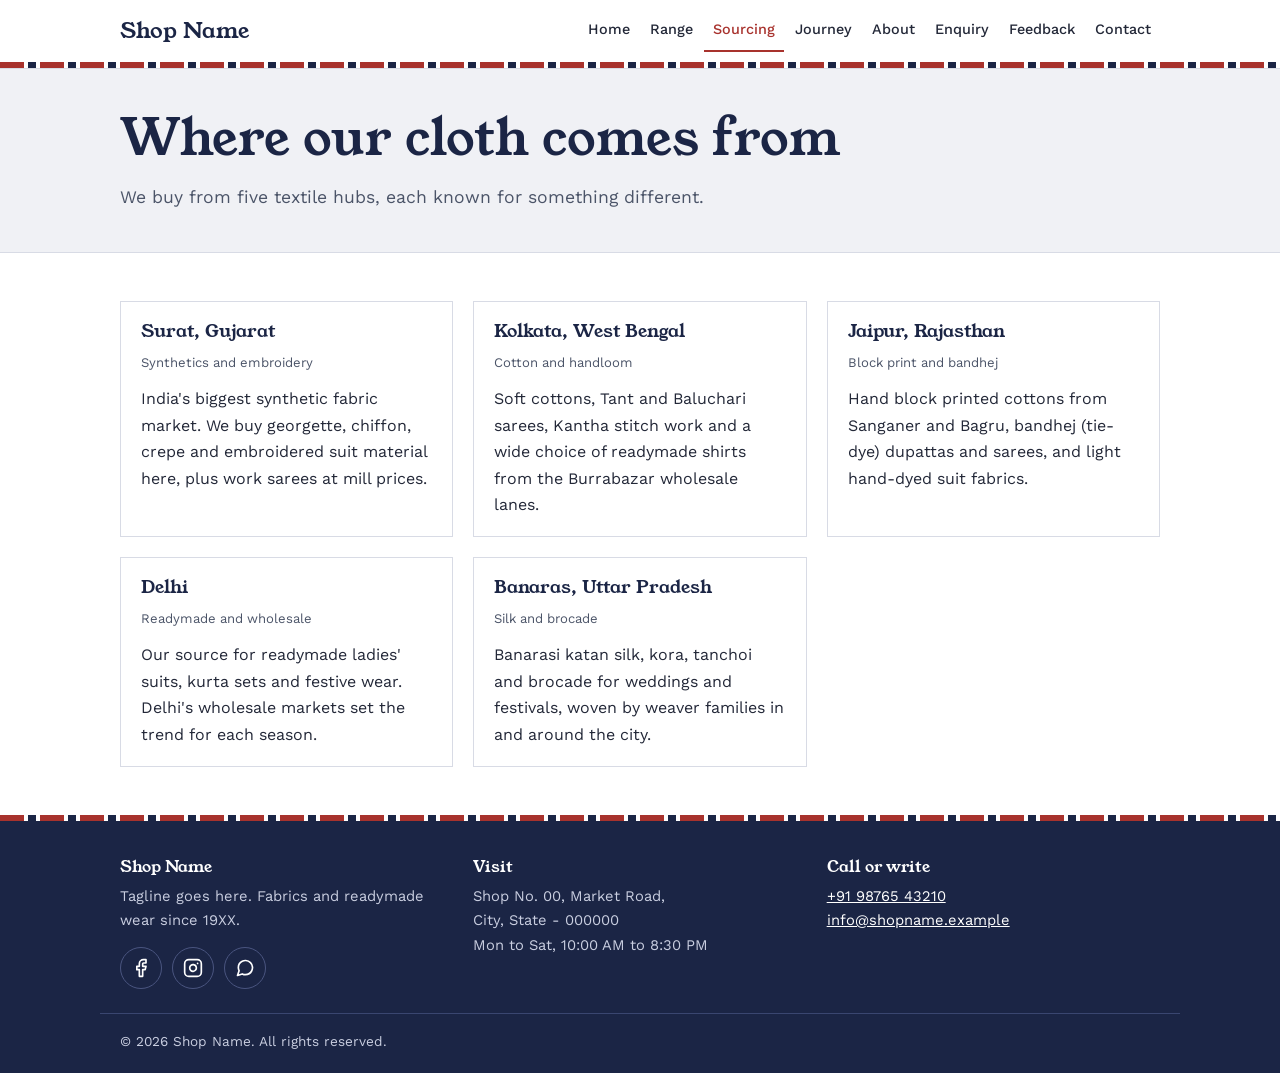
<file: sourcing.html>
<!DOCTYPE html>
<html lang="en">
<head>
<meta charset="utf-8">
<meta name="viewport" content="width=device-width, initial-scale=1">
<title>Sourcing | Shop Name</title>
<link rel="icon" href="data:,">
<link rel="preconnect" href="https://fonts.googleapis.com">
<link rel="preconnect" href="https://fonts.gstatic.com" crossorigin>
<link href="https://fonts.googleapis.com/css2?family=Work+Sans:wght@400;500;600&family=Young+Serif&display=swap" rel="stylesheet">
<link rel="stylesheet" href="css/styles.css">
<script src="js/script.js" defer></script>
</head>
<body>
<a class="skip" href="#main">Skip to content</a>
<header class="site-header">
 <div class="wrap bar">
  <a class="logo" href="index.html">Shop Name</a>
  <button id="nav-toggle" type="button" aria-expanded="false" aria-controls="nav">Menu</button>
  <nav id="nav" aria-label="Main">
   <ul>
    <li><a href="index.html">Home</a></li>
    <li><a href="range.html">Range</a></li>
    <li><a aria-current="page" href="sourcing.html">Sourcing</a></li>
    <li><a href="journey.html">Journey</a></li>
    <li><a href="about.html">About</a></li>
    <li><a href="enquiry.html">Enquiry</a></li>
    <li><a href="feedback.html">Feedback</a></li>
    <li><a href="contact.html">Contact</a></li>
   </ul>
  </nav>
 </div>
</header>
<main id="main">
<div class="page-head"><div class="wrap"><h1>Where our cloth comes from</h1><p class="lead">We buy from five textile hubs, each known for something different.</p></div></div>
<section>
 <div class="wrap cols">
  <article class="box"><h3>Surat, Gujarat</h3><p class="tag">Synthetics and embroidery</p><p>India's biggest synthetic fabric market. We buy georgette, chiffon, crepe and embroidered suit material here, plus work sarees at mill prices.</p></article>
  <article class="box"><h3>Kolkata, West Bengal</h3><p class="tag">Cotton and handloom</p><p>Soft cottons, Tant and Baluchari sarees, Kantha stitch work and a wide choice of readymade shirts from the Burrabazar wholesale lanes.</p></article>
  <article class="box"><h3>Jaipur, Rajasthan</h3><p class="tag">Block print and bandhej</p><p>Hand block printed cottons from Sanganer and Bagru, bandhej (tie-dye) dupattas and sarees, and light hand-dyed suit fabrics.</p></article>
  <article class="box"><h3>Delhi</h3><p class="tag">Readymade and wholesale</p><p>Our source for readymade ladies' suits, kurta sets and festive wear. Delhi's wholesale markets set the trend for each season.</p></article>
  <article class="box"><h3>Banaras, Uttar Pradesh</h3><p class="tag">Silk and brocade</p><p>Banarasi katan silk, kora, tanchoi and brocade for weddings and festivals, woven by weaver families in and around the city.</p></article>
 </div>
</section>
</main>
<footer class="site-footer">
 <div class="wrap cols">
  <div><h3>Shop Name</h3><p>Tagline goes here. Fabrics and readymade wear since 19XX.</p>
<div class="social">
<a href="https://facebook.com/yourshop" target="_blank" rel="noopener" aria-label="Facebook"><svg viewBox="0 0 24 24" aria-hidden="true"><path d="M18 2h-3a5 5 0 0 0-5 5v3H7v4h3v8h4v-8h3l1-4h-4V7a1 1 0 0 1 1-1h3z"/></svg></a>
<a href="https://instagram.com/yourshop" target="_blank" rel="noopener" aria-label="Instagram"><svg viewBox="0 0 24 24" aria-hidden="true"><rect x="2" y="2" width="20" height="20" rx="5"/><path d="M16 11.4A4 4 0 1 1 12.6 8 4 4 0 0 1 16 11.4z"/><path d="M17.5 6.5h.01"/></svg></a>
<a href="https://wa.me/919876543210" target="_blank" rel="noopener" aria-label="WhatsApp"><svg viewBox="0 0 24 24" aria-hidden="true"><path d="M21 11.5a8.4 8.4 0 0 1-.9 3.8 8.5 8.5 0 0 1-7.6 4.7 8.4 8.4 0 0 1-3.8-.9L3 21l1.9-5.7a8.4 8.4 0 0 1-.9-3.8 8.5 8.5 0 0 1 4.7-7.6 8.4 8.4 0 0 1 3.8-.9h.5a8.5 8.5 0 0 1 8 8v.5z"/></svg></a>
</div>
  </div>
  <div><h3>Visit</h3><p>Shop No. 00, Market Road,<br>City, State - 000000<br>Mon to Sat, 10:00 AM to 8:30 PM</p></div>
  <div><h3>Call or write</h3><ul><li><a href="tel:+919876543210">+91 98765 43210</a></li><li><a href="mailto:info@shopname.example">info@shopname.example</a></li></ul></div>
 </div>
 <div class="wrap copy">&copy; <span id="yr">2026</span> Shop Name. All rights reserved.</div>
</footer>
</body>
</html>
</file>
<file: css/styles.css>
:root{--ink:#1b2545;--text:#232838;--mute:#4b5468;--line:#d8dbe5;--alt:#f0f1f5;--red:#a8322d;--red-d:#862522}
*{box-sizing:border-box}
html{scroll-behavior:smooth}
body{margin:0;font:16px/1.65 "Work Sans",system-ui,-apple-system,"Segoe UI",sans-serif;color:var(--text);background:#fff}
h1,h2,h3{font-family:"Young Serif",Georgia,serif;font-weight:400;line-height:1.2;margin:0 0 .5em;color:var(--ink)}
h1{font-size:clamp(2rem,5vw,3.1rem)}
h2{font-size:clamp(1.5rem,3vw,2rem)}
h3{font-size:1.15rem}
p{margin:0 0 1em}
a{color:var(--red)}
img{max-width:100%;height:auto;display:block}
address{font-style:normal;margin-bottom:1em}
.wrap{max-width:1080px;margin:0 auto;padding:0 20px}
section{padding:48px 0}
.alt{background:var(--alt)}
.lead{font-size:1.1rem;color:var(--mute);max-width:60ch}
.skip{position:absolute;left:-999px}
.skip:focus{left:8px;top:8px;background:#fff;padding:8px;z-index:20}
:focus-visible{outline:2px solid var(--red);outline-offset:2px}

/* woven stripe, used under the header and above the footer */
.site-header::after,.site-footer::before{content:"";display:block;height:6px;background:repeating-linear-gradient(90deg,var(--red) 0 24px,#fff 24px 28px,var(--ink) 28px 36px,#fff 36px 40px)}
.site-header{background:#fff;border-bottom:1px solid var(--line);position:sticky;top:0;z-index:10}
.bar{display:flex;align-items:center;justify-content:space-between;min-height:62px}
.logo{font-family:"Young Serif",Georgia,serif;font-size:1.35rem;color:var(--ink);text-decoration:none}
#nav ul{display:flex;gap:2px;list-style:none;margin:0;padding:0}
#nav a{display:block;padding:8px 9px;color:var(--text);text-decoration:none;font-size:.9rem;font-weight:500;border-bottom:2px solid transparent}
#nav a:hover,#nav a[aria-current]{color:var(--red);border-color:var(--red)}
#nav-toggle{display:none;background:#fff;border:1px solid var(--line);padding:6px 14px;font:inherit;cursor:pointer}

.hero{padding:64px 0}
.hero .wrap{display:grid;grid-template-columns:1.4fr 1fr;gap:40px;align-items:center}
.stats{background:var(--ink);color:#fff}
.stat{padding:24px 28px;border-bottom:1px solid #3a4670}
.stat:last-child{border:0}
.stat b{display:block;font:400 2.6rem/1.1 "Young Serif",Georgia,serif}
.stat span{color:#c9cee0}
.banner{background:var(--red);color:#fff;padding:14px 0}
.banner .wrap{display:flex;gap:12px 24px;align-items:center;justify-content:space-between;flex-wrap:wrap}
.banner p{margin:0}
.banner a{color:#fff;font-weight:600}
.btn{display:inline-block;background:var(--red);color:#fff;padding:11px 22px;border:1px solid var(--red);border-radius:2px;font:600 1rem "Work Sans",sans-serif;text-decoration:none;cursor:pointer}
.btn:hover{background:var(--red-d)}
.btn.ghost{background:#fff;color:var(--red)}
.btn.ghost:hover{background:var(--alt)}
.page-head{background:var(--alt);padding:40px 0;border-bottom:1px solid var(--line)}
.page-head h1{margin-bottom:.3em}
.page-head .lead{margin:0}

.grid{display:grid;grid-template-columns:repeat(auto-fill,minmax(230px,1fr));gap:20px}
.cols{display:grid;grid-template-columns:repeat(auto-fit,minmax(260px,1fr));gap:20px}
.card,.box{background:#fff;border:1px solid var(--line)}
.box{padding:18px 20px}
.box p:last-child{margin:0}
.card img{width:100%;aspect-ratio:4/5;object-fit:cover}
.card-b{padding:14px 16px}
.card h3{margin:.15em 0 .3em}
.tag{font-size:.82rem;color:var(--mute)}
.price{font-weight:600;color:var(--red);margin:0}
.chips{display:flex;flex-wrap:wrap;gap:8px;margin-bottom:18px}
.chip{background:#fff;border:1px solid var(--line);padding:6px 14px;font:500 .9rem "Work Sans",sans-serif;cursor:pointer}
.chip[aria-pressed=true]{background:var(--ink);border-color:var(--ink);color:#fff}
.tools{display:flex;flex-wrap:wrap;gap:12px 20px;align-items:end;margin-bottom:20px}
.tools label{display:block;font-size:.85rem;font-weight:600;color:var(--mute)}
.tools select{width:auto;min-width:180px}
.tools p{margin:0 0 0 auto;color:var(--mute)}
.empty{padding:32px 0;color:var(--mute);grid-column:1/-1}

select,input,textarea{font:inherit;padding:9px 10px;border:1px solid #c3c8d6;border-radius:2px;background:#fff;color:var(--text);width:100%}
form{max-width:560px}
.f{margin-bottom:16px}
.f label{display:block;font-weight:600;margin-bottom:4px}
#form-msg{margin-top:14px;font-weight:500}
.ok{color:#15803d}
.err{color:#b91c1c}

.tl{list-style:none;margin:0;padding:0 0 0 20px;border-left:2px solid var(--line);max-width:680px}
.tl li{position:relative;padding:0 0 24px 8px}
.tl li::before{content:"";position:absolute;left:-27px;top:7px;width:12px;height:12px;border-radius:50%;background:var(--red)}
.tl b{display:block;font:400 1.15rem "Young Serif",Georgia,serif;color:var(--ink)}

.contact{display:grid;grid-template-columns:1fr 1.2fr;gap:32px}
.contact ul{list-style:none;padding:0;margin:0 0 1em}
.map{width:100%;height:380px;border:1px solid var(--line)}
.social{display:flex;gap:10px;margin-top:8px}
.social a{width:42px;height:42px;display:grid;place-items:center;border:1px solid var(--line);border-radius:50%;color:var(--ink);background:#fff}
.social a:hover{background:var(--red);border-color:var(--red);color:#fff}
.social svg{width:20px;height:20px;fill:none;stroke:currentColor;stroke-width:2;stroke-linecap:round;stroke-linejoin:round}
.feedback iframe{width:100%;height:900px;border:0;background:#fff}

.site-footer{background:var(--ink);color:#c9cee0;font-size:.92rem}
.site-footer .cols{padding-top:36px}
.site-footer a{color:#fff}
.site-footer h3{color:#fff;font-size:1rem}
.site-footer ul{list-style:none;margin:0;padding:0}
.site-footer .social a{background:none;border-color:#4a5580;color:#fff}
.copy{border-top:1px solid #3a4670;margin-top:24px;padding-top:16px;padding-bottom:20px;font-size:.85rem}

@media(max-width:900px){
  #nav-toggle{display:block}
  #nav{display:none;position:absolute;left:0;right:0;top:100%;background:#fff;border-bottom:1px solid var(--line)}
  #nav.open{display:block}
  #nav ul{flex-direction:column;padding:8px 20px}
}
@media(max-width:760px){.hero .wrap,.contact{grid-template-columns:1fr}.hero{padding:40px 0}}
@media(prefers-reduced-motion:reduce){html{scroll-behavior:auto}}
</file>
